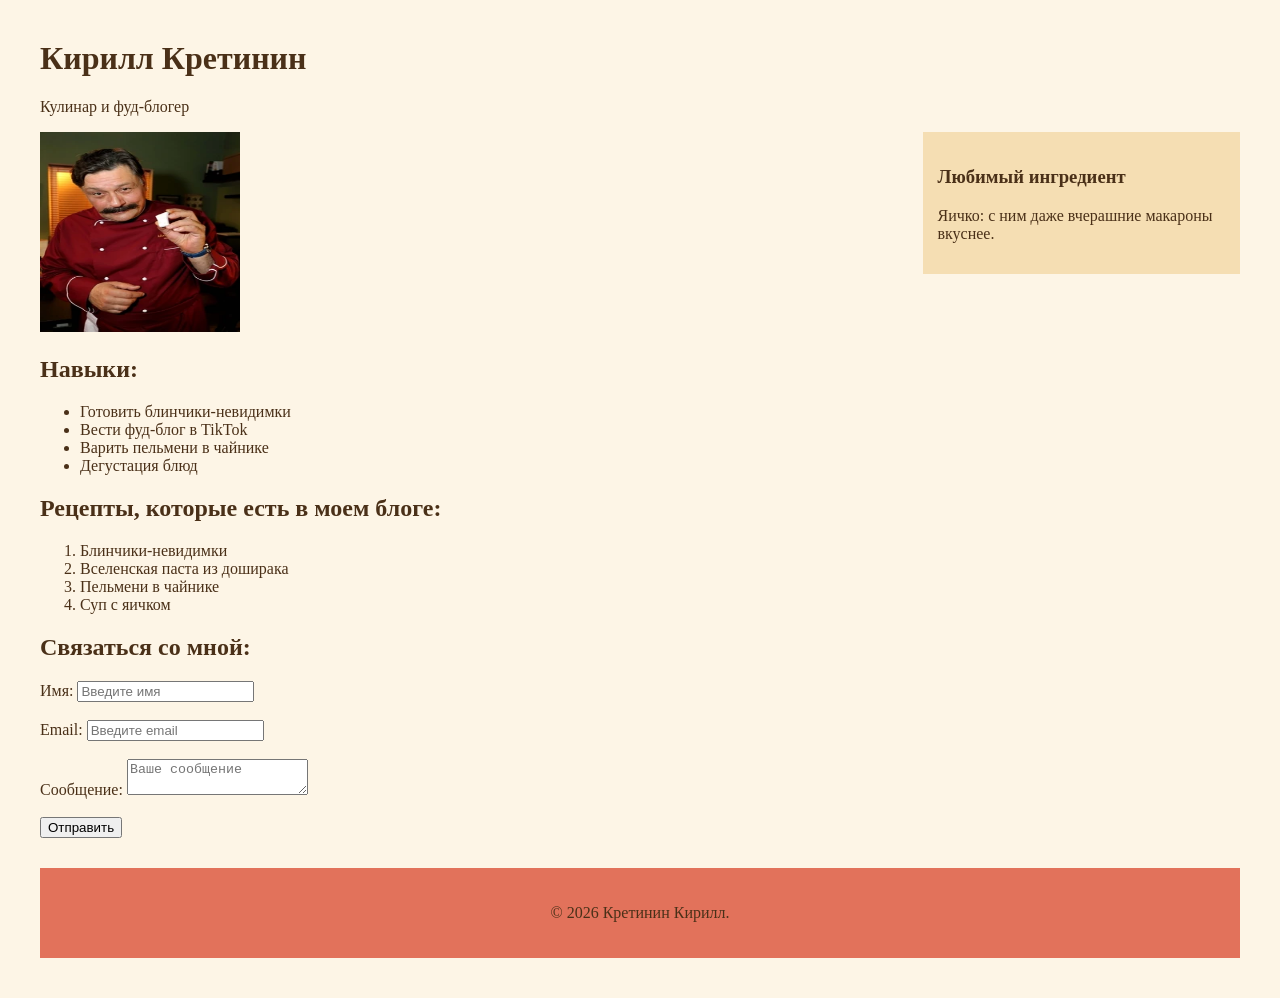
<file: lab01/index.html>
<!DOCTYPE html>
<html lang="ru">
<head>
    <meta charset="UTF-8">
    <meta name="viewport" content="width=device-width, initial-scale=1.0">
    <title>Кирилл Кретинин</title>
</head>
<body style="background-color: #FDF5E6; color: #4A3018; margin: 40px;">

    <header>
        <h1>Кирилл Кретинин</h1>
        <p>Кулинар и фуд-блогер</p>
    </header>

    <div style="display: flex; gap: 20px;">
        <main style="flex: 3;">
            <img src="avatar.jpg" alt="Фото" width="200" height="200">

            <section>
                <h2>Навыки:</h2>
                <ul>
                    <li>Готовить блинчики-невидимки</li>
                    <li>Вести фуд-блог в TikTok</li>
                    <li>Варить пельмени в чайнике</li>
                    <li>Дегустация блюд</li>
                </ul>
            </section>

            <section>
                <h2>Рецепты, которые есть в моем блоге:</h2>
                <ol>
                    <li>Блинчики-невидимки</li>
                    <li>Вселенская паста из доширака</li>
                    <li>Пельмени в чайнике</li>
                    <li>Суп с яичком</li>
                </ol>
            </section>

            <section>
                <h2>Связаться со мной:</h2>
                <form action="#" method="post">
                    <label for="name">Имя:</label>
                    <input type="text" id="name" name="name" placeholder="Введите имя" required><br><br>
                    
                    <label for="email">Email:</label>
                    <input type="email" id="email" name="email" placeholder="Введите email" required><br><br>
                    
                    <label for="message">Сообщение:</label>
                    <textarea id="message" name="message" placeholder="Ваше сообщение" required></textarea><br><br>
                    
                    <button type="submit">Отправить</button>
                </form>
            </section>
        </main>

        <aside style="flex: 1; background-color: #F5DEB3; padding: 15px; height: fit-content;">
            <h3>Любимый ингредиент</h3>
            <p>Яичко: с ним даже вчерашние макароны вкуснее.</p>
        </aside>
    </div>
    
    <footer style="text-align: center; padding: 20px; margin-top: 30px; background-color: #E2725B;">
        <p>&copy; 2026 Кретинин Кирилл.</p>
    </footer>

</body>
</html>
</file>
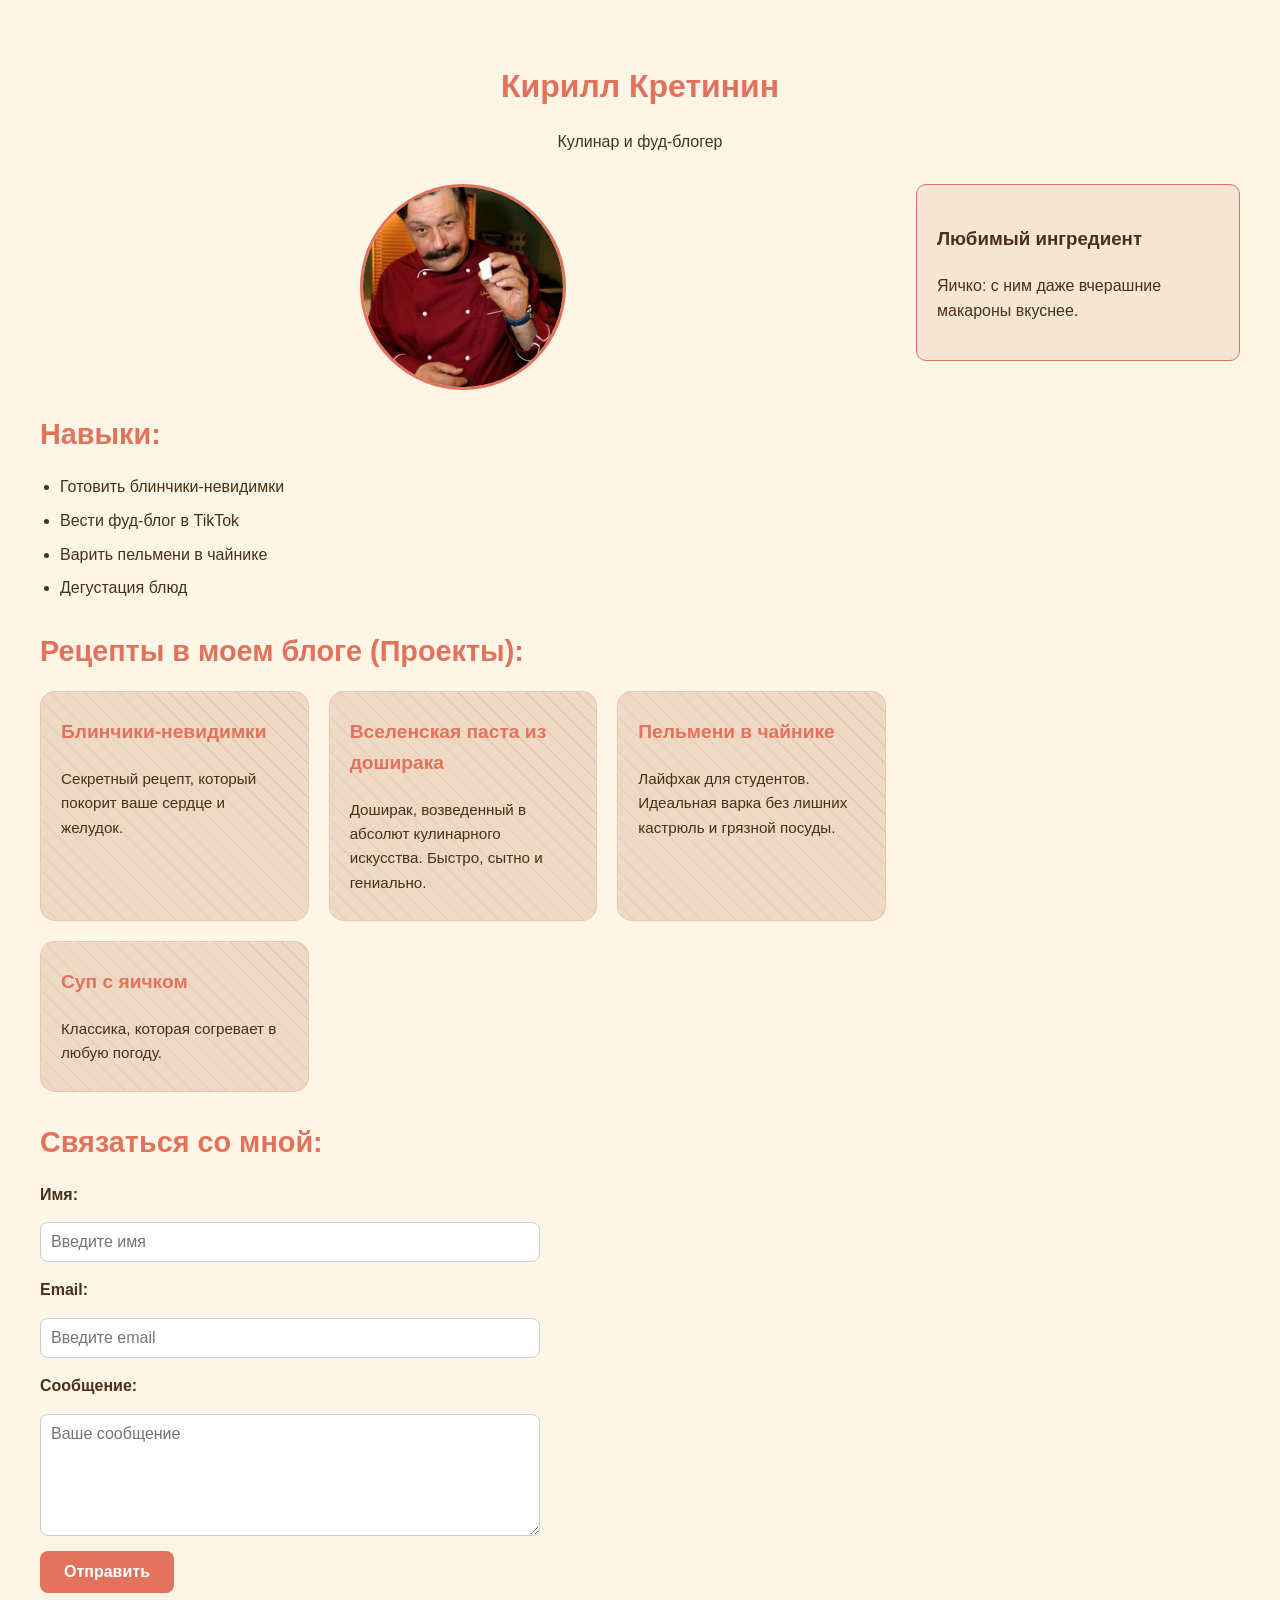
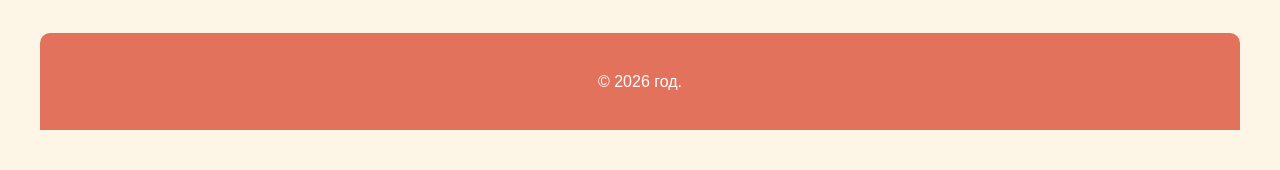
<file: lab02/index.html>
<!DOCTYPE html>
<html lang="ru">
<head>
    <meta charset="UTF-8">
    <meta name="viewport" content="width=device-width, initial-scale=1.0">
    <title>Кирилл Кретинин, кулинар и фуд-блогер</title>
    <link rel="stylesheet" href="style.css">
    <style>
        h2 {
            font-size: 1.8rem;
            line-height: 1.4;
            position: static;
            color: var(--accent-color);
            margin-bottom: 20px;
        }
    </style>
</head>
<body>

    <header>
        <h1>Кирилл Кретинин</h1>
        <p>Кулинар и фуд-блогер</p>
    </header>

    <div class="container">
        <main>
            <img src="avatar.jpg" alt="Фото Шеф повара" class="avatar" style="object-fit: cover;">
            <section>
                <h2>Навыки:</h2>
                <ul class="skills-list">
                    <li>Готовить блинчики-невидимки</li>
                    <li>Вести фуд-блог в TikTok</li>
                    <li>Варить пельмени в чайнике</li>
                    <li>Дегустация блюд</li>
                </ul>
            </section>
            <section class="projects">
                <h2>Рецепты в моем блоге (Проекты):</h2>
                <div class="cards-container">
                    <div class="card">
                        <h3>Блинчики-невидимки</h3>
                        <p>Секретный рецепт, который покорит ваше сердце и желудок.</p>
                    </div>
                    <div class="card">
                        <h3>Вселенская паста из доширака</h3>
                        <p>Доширак, возведенный в абсолют кулинарного искусства. Быстро, сытно и гениально.</p>
                    </div>
                    <div class="card">
                        <h3>Пельмени в чайнике</h3>
                        <p>Лайфхак для студентов. Идеальная варка без лишних кастрюль и грязной посуды.</p>
                    </div>
                    <div class="card">
                        <h3>Суп с яичком</h3>
                        <p>Классика, которая согревает в любую погоду.</p>
                    </div>
                </div>
            </section>
            <section>
                <h2>Связаться со мной:</h2>
                <form action="#" method="post" class="contact-form">
                    <label for="name">Имя:</label>
                    <input type="text" id="name" name="name" placeholder="Введите имя" required>
                    
                    <label for="email">Email:</label>
                    <input type="email" id="email" name="email" placeholder="Введите email" required>
                    
                    <label for="message">Сообщение:</label>
                    <textarea id="message" name="message" placeholder="Ваше сообщение" required></textarea>
                    
                    <button type="submit">Отправить</button>
                </form>
            </section>
        </main>

        <aside class="sidebar">
            <h3>Любимый ингредиент</h3>
            <p>Яичко: с ним даже вчерашние макароны вкуснее.</p>
        </aside>
    </div>
    
    <footer>
        <p>&copy; 2026 год.</p>
    </footer>

</body>
</html>
</file>
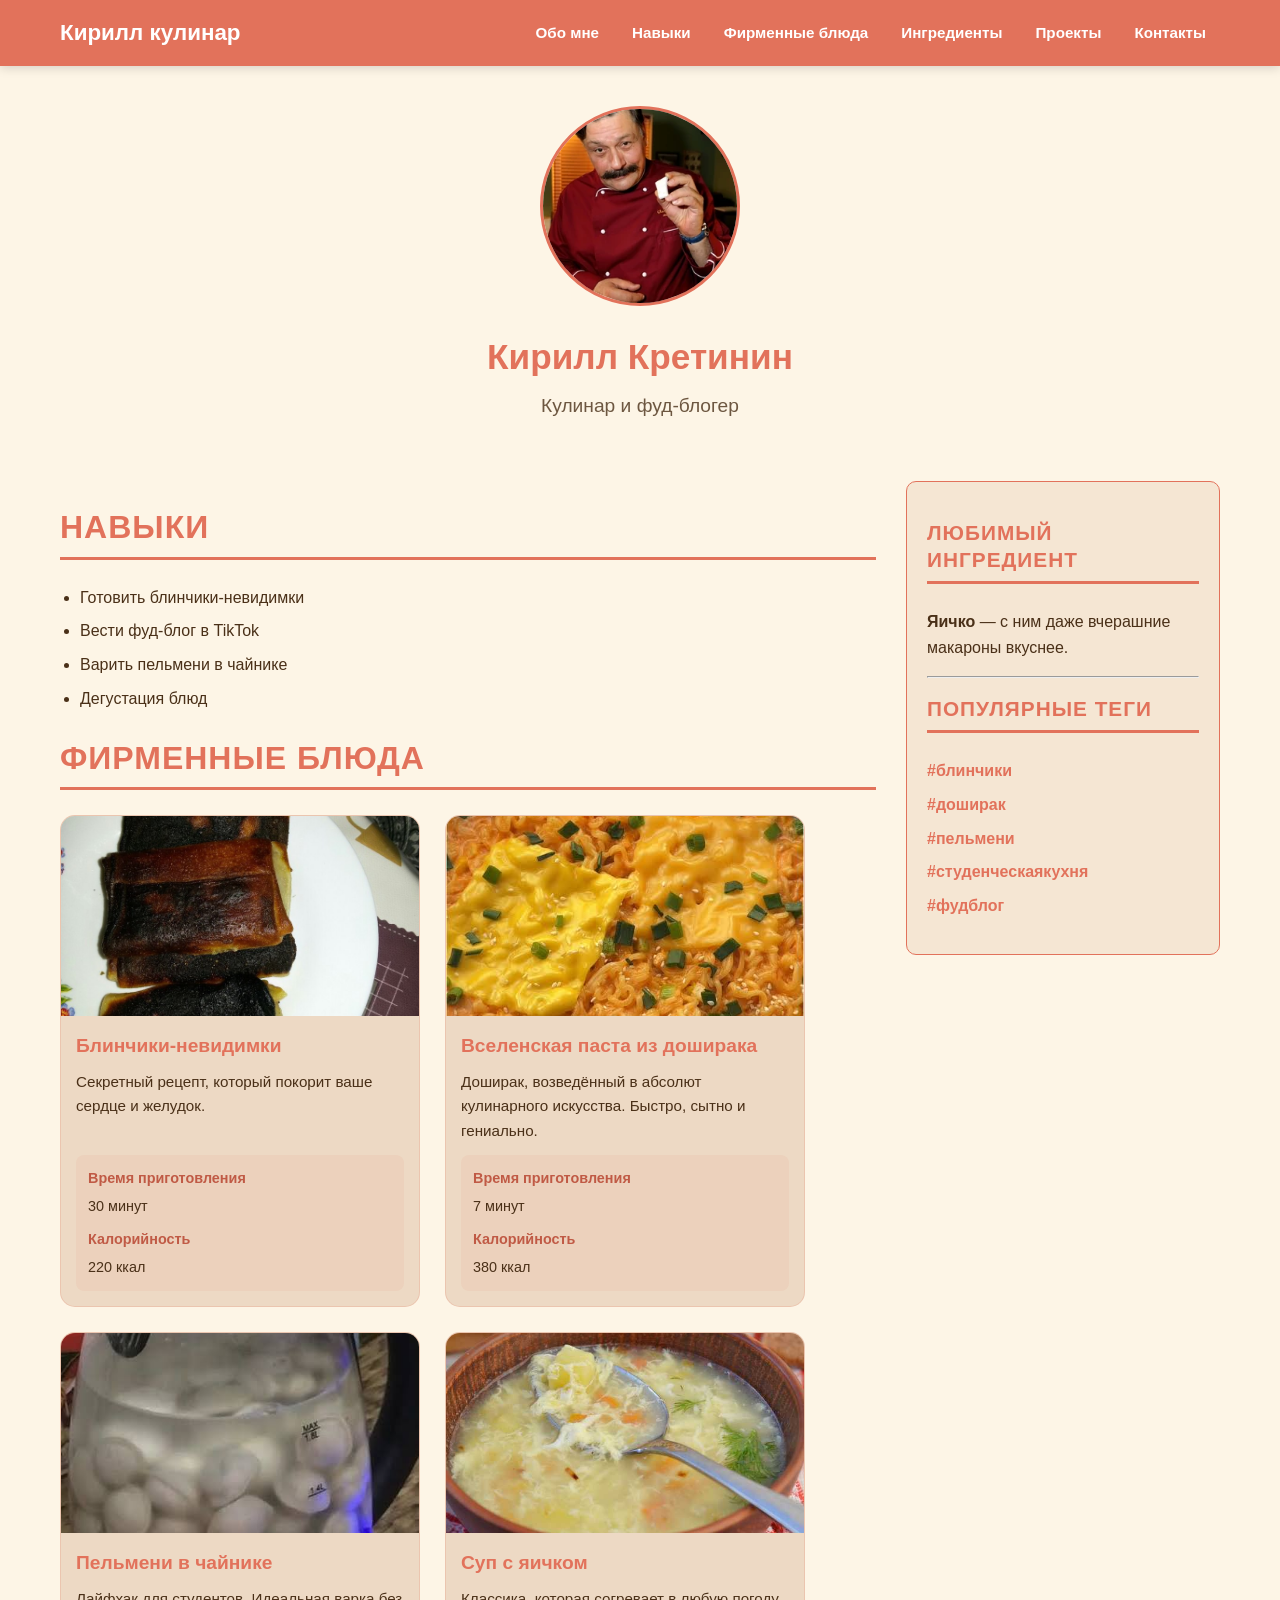
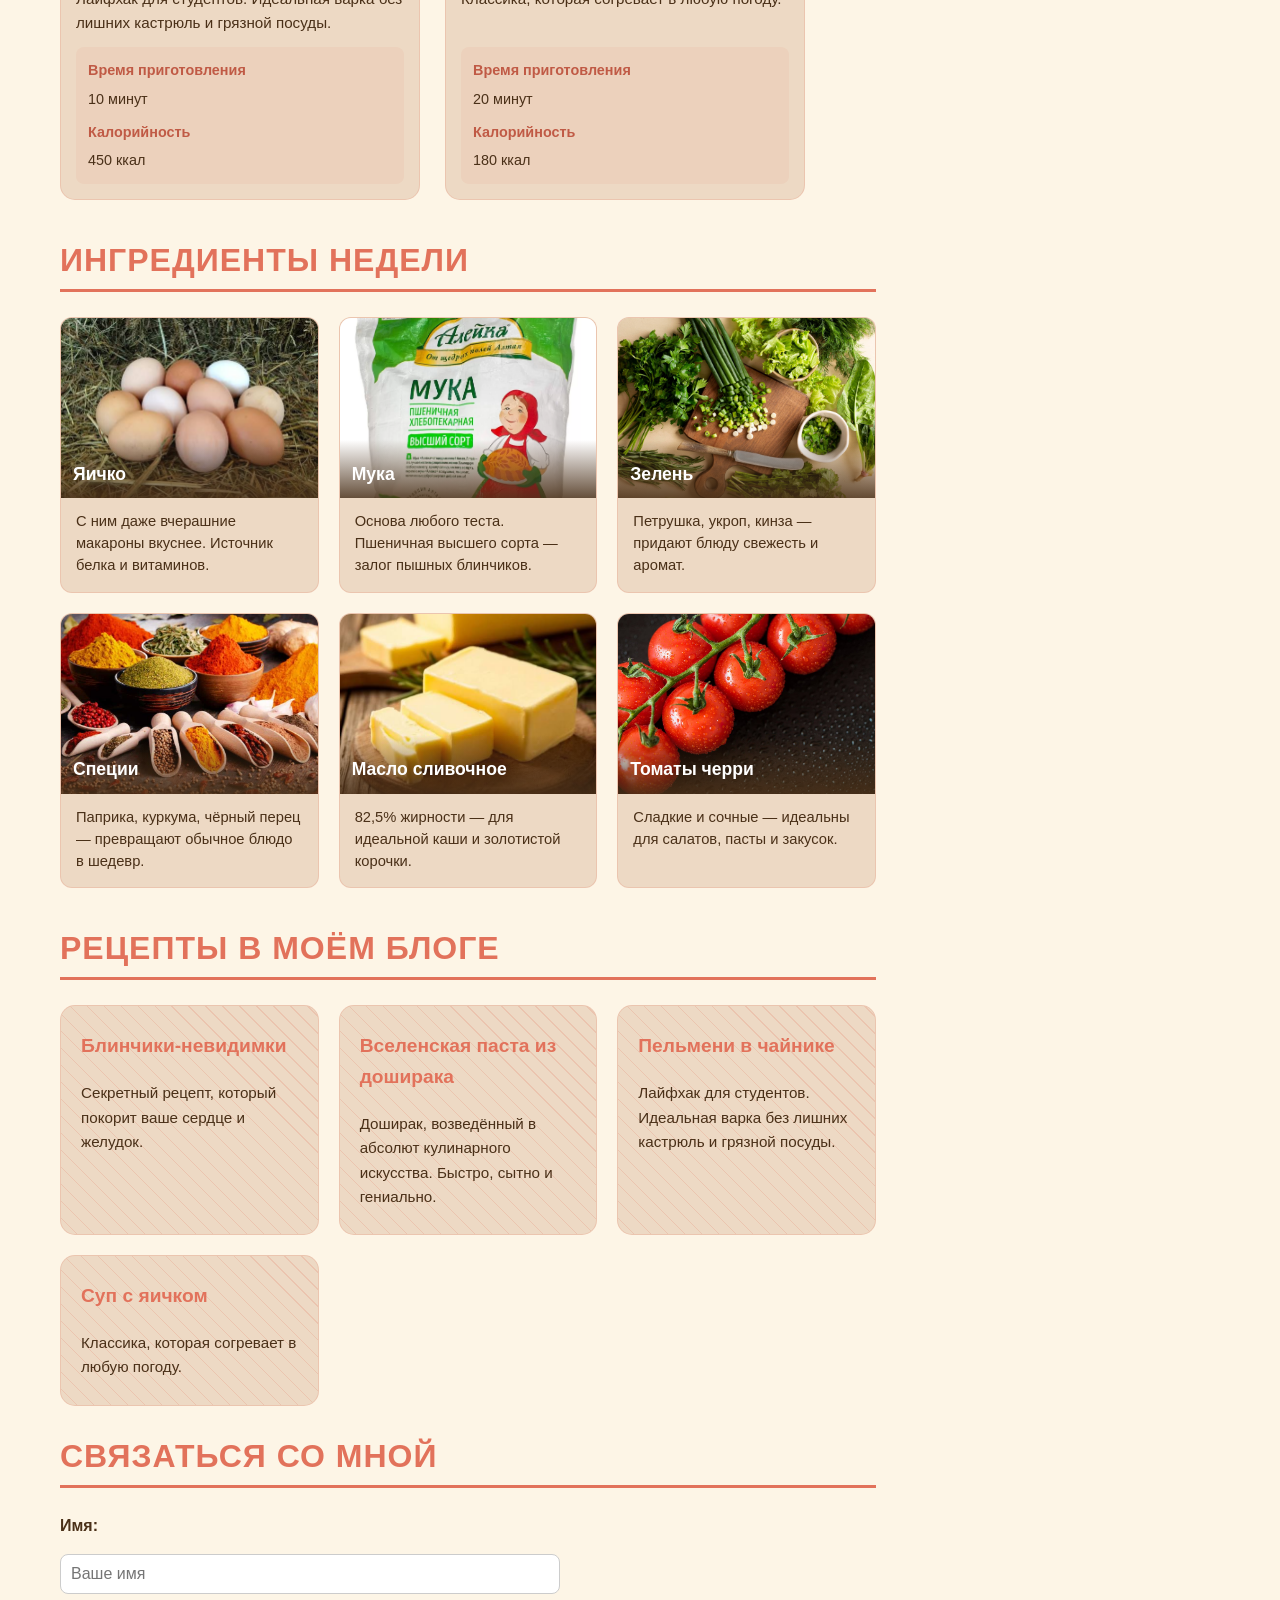
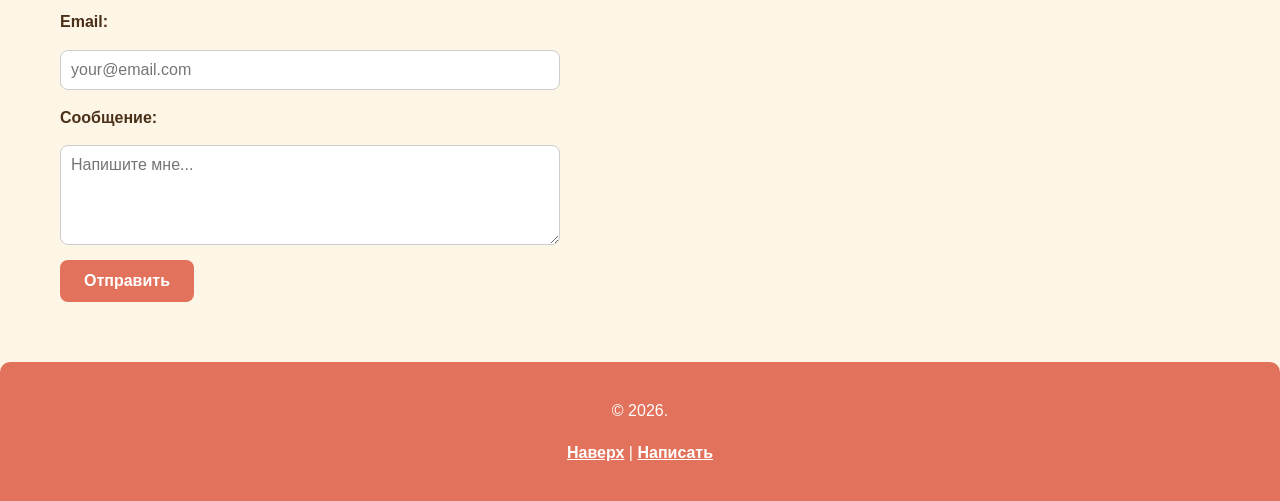
<file: lab03/index.html>
<!DOCTYPE html>
<html lang="ru">
<head>
    <meta charset="UTF-8">
    <meta name="viewport" content="width=device-width, initial-scale=1.0">
    <meta name="description" content=" Кулинара и фуд-блогера. Фирменные блюда, рецепты, ингредиенты.">
    <title>Кирилл Кретинин — Кулинар и фуд-блогер</title>
    <link rel="stylesheet" href="style.css">
    <style>
        h2 {
            font-size: 2rem;
            line-height: 1.3;
            color: var(--accent-color);
            border-bottom: 3px solid var(--accent-color);
            padding-bottom: 8px;
            margin-bottom: 25px;
            text-transform: uppercase;
            letter-spacing: 1px;
        }
    </style>
</head>
<body>
    <nav class="main-nav" aria-label="Основная навигация">
        <div class="nav-container">
            <a href="#about" class="nav-logo"> Кирилл кулинар</a>
            <button class="nav-toggle" aria-label="Открыть меню" aria-expanded="false"></button>
            <ul class="nav-list">
                <li><a href="#about">Обо мне</a></li>
                <li><a href="#skills">Навыки</a></li>
                <li><a href="#dishes">Фирменные блюда</a></li>
                <li><a href="#ingredients">Ингредиенты</a></li>
                <li><a href="#projects">Проекты</a></li>
                <li><a href="#contact">Контакты</a></li>
            </ul>
        </div>
    </nav>
    <header id="about">
        <img src="avatar.jpg" alt="кулинар и фуд-блогер в красном кителе"
             class="avatar" width="200" height="200"
             style="object-fit: cover;">
        <h1>Кирилл Кретинин</h1>
        <p class="subtitle">Кулинар и фуд-блогер</p>
    </header>

    <div class="container">
        <main>
            <section id="skills">
                <h2>Навыки</h2>
                <ul class="skills-list">
                    <li>Готовить блинчики-невидимки</li>
                    <li>Вести фуд-блог в TikTok</li>
                    <li>Варить пельмени в чайнике</li>
                    <li>Дегустация блюд</li>
                </ul>
            </section>
            <section id="dishes">
                <h2>Фирменные блюда</h2>
                <div class="dishes-container">
                    <article class="dish-card">
                        <figure class="dish-figure">
                            <img src="pancakes.jpg"
                                 alt="Блинчики-невидимки на тарелке"
                                 class="dish-img" width="400" height="300">
                        </figure>
                        <h3 class="dish-title">Блинчики-невидимки</h3>
                        <p class="dish-desc">Секретный рецепт, который покорит ваше сердце и желудок.</p>
                        <dl class="dish-info">
                            <dt>Время приготовления</dt>
                            <dd><time datetime="PT30M">30 минут</time></dd>
                            <dt>Калорийность</dt>
                            <dd><data value="220">220 ккал</data></dd>
                        </dl>
                    </article>

                    <article class="dish-card">
                        <figure class="dish-figure">
                            <img src="pasta.jpg"
                                 alt="Вселенская паста из доширака в миске"
                                 class="dish-img" width="400" height="300">
                        </figure>
                        <h3 class="dish-title">Вселенская паста из доширака</h3>
                        <p class="dish-desc">Доширак, возведённый в абсолют кулинарного искусства. Быстро, сытно и гениально.</p>
                        <dl class="dish-info">
                            <dt>Время приготовления</dt>
                            <dd><time datetime="PT5M">7 минут</time></dd>
                            <dt>Калорийность</dt>
                            <dd><data value="380">380 ккал</data></dd>
                        </dl>
                    </article>

                    <article class="dish-card">
                        <figure class="dish-figure">
                            <img src="dumplings.jpg"
                                 alt="Пельмени в чайнике"
                                 class="dish-img" width="400" height="300">
                        </figure>
                        <h3 class="dish-title">Пельмени в чайнике</h3>
                        <p class="dish-desc">Лайфхак для студентов. Идеальная варка без лишних кастрюль и грязной посуды.</p>
                        <dl class="dish-info">
                            <dt>Время приготовления</dt>
                            <dd><time datetime="PT10M">10 минут</time></dd>
                            <dt>Калорийность</dt>
                            <dd><data value="450">450 ккал</data></dd>
                        </dl>
                    </article>

                    <article class="dish-card">
                        <figure class="dish-figure">
                            <img src="Eggsoup.jpg"
                                 alt="Суп с яичком в белой тарелке"
                                 class="dish-img" width="400" height="300">
                        </figure>
                        <h3 class="dish-title">Суп с яичком</h3>
                        <p class="dish-desc">Классика, которая согревает в любую погоду.</p>
                        <dl class="dish-info">
                            <dt>Время приготовления</dt>
                            <dd><time datetime="PT20M">20 минут</time></dd>
                            <dt>Калорийность</dt>
                            <dd><data value="180">180 ккал</data></dd>
                        </dl>
                    </article>

                </div>
            </section>

            <section id="ingredients">
                <h2>Ингредиенты недели</h2>
                <div class="ingredients-grid">

                    <article class="ingredient-card">
                        <figure class="ingredient-figure">
                            <img src="eggs.jpg"
                                 alt="Куриные яйца на сене"
                                 class="ingredient-img" width="300" height="200">
                            <figcaption>Яичко</figcaption>
                        </figure>
                        <p class="ingredient-benefit">С ним даже вчерашние макароны вкуснее. Источник белка и витаминов.</p>
                    </article>

                    <article class="ingredient-card">
                        <figure class="ingredient-figure">
                            <img src="flour.jpg"
                                 alt="Мука в деревянной миске с ложкой"
                                 class="ingredient-img" width="300" height="200">
                            <figcaption>Мука</figcaption>
                        </figure>
                        <p class="ingredient-benefit">Основа любого теста. Пшеничная высшего сорта — залог пышных блинчиков.</p>
                    </article>

                    <article class="ingredient-card">
                        <figure class="ingredient-figure">
                            <img src="green.jpg"
                                 alt="Свежая зелень: петрушка, укроп, лук, салат"
                                 class="ingredient-img" width="300" height="200">
                            <figcaption>Зелень</figcaption>
                        </figure>
                        <p class="ingredient-benefit">Петрушка, укроп, кинза — придают блюду свежесть и аромат.</p>
                    </article>

                    <article class="ingredient-card">
                        <figure class="ingredient-figure">
                            <img src="spices.jpg"
                                 alt="Специи и приправы в мисочках"
                                 class="ingredient-img" width="300" height="200">
                            <figcaption>Специи</figcaption>
                        </figure>
                        <p class="ingredient-benefit">Паприка, куркума, чёрный перец — превращают обычное блюдо в шедевр.</p>
                    </article>

                    <article class="ingredient-card">
                        <figure class="ingredient-figure">
                            <img src="butter.jpg"
                                 alt="Сливочное масло на дощечке"
                                 class="ingredient-img" width="300" height="200">
                            <figcaption>Масло сливочное</figcaption>
                        </figure>
                        <p class="ingredient-benefit">82,5% жирности — для идеальной каши и золотистой корочки.</p>
                    </article>

                    <article class="ingredient-card">
                        <figure class="ingredient-figure">
                            <img src="tomat-cherri.jpg"
                                 alt="Свежие томаты черри на ветке"
                                 class="ingredient-img" width="300" height="200">
                            <figcaption>Томаты черри</figcaption>
                        </figure>
                        <p class="ingredient-benefit">Сладкие и сочные — идеальны для салатов, пасты и закусок.</p>
                    </article>

                </div>
            </section>

            <section id="projects" class="projects">
                <h2>Рецепты в моём блоге</h2>
                <div class="cards-container">
                    <article class="card">
                        <h3>Блинчики-невидимки</h3>
                        <p>Секретный рецепт, который покорит ваше сердце и желудок.</p>
                    </article>
                    <article class="card">
                        <h3>Вселенская паста из доширака</h3>
                        <p>Доширак, возведённый в абсолют кулинарного искусства. Быстро, сытно и гениально.</p>
                    </article>
                    <article class="card">
                        <h3>Пельмени в чайнике</h3>
                        <p>Лайфхак для студентов. Идеальная варка без лишних кастрюль и грязной посуды.</p>
                    </article>
                    <article class="card">
                        <h3>Суп с яичком</h3>
                        <p>Классика, которая согревает в любую погоду.</p>
                    </article>
                </div>
            </section>

            <section id="contact">
                <h2>Связаться со мной</h2>
                <form class="contact-form" action="#" method="post">
                    <label for="name">Имя:</label>
                    <input type="text" id="name" name="name" placeholder="Ваше имя" required>

                    <label for="email">Email:</label>
                    <input type="email" id="email" name="email" placeholder="your@email.com" required>

                    <label for="message">Сообщение:</label>
                    <textarea id="message" name="message" placeholder="Напишите мне..." required></textarea>

                    <button type="submit">Отправить</button>
                </form>
            </section>

        </main>

        <aside class="sidebar">
            <h2>Любимый ингредиент</h2>
            <p><strong>Яичко</strong> — с ним даже вчерашние макароны вкуснее.</p>
            <hr>
            <h2>Популярные теги</h2>
            <ul class="tags-list">
                <li><a href="#">#блинчики</a></li>
                <li><a href="#">#доширак</a></li>
                <li><a href="#">#пельмени</a></li>
                <li><a href="#">#студенческаякухня</a></li>
                <li><a href="#">#фудблог</a></li>
            </ul>
        </aside>
    </div>

    <footer>
        <p>&copy; 2026.</p>
        <p>
            <a href="#about">Наверх</a> |
            <a href="#contact">Написать</a>
        </p>
    </footer>

    <script>
        const navToggle = document.querySelector('.nav-toggle');
        const navList = document.querySelector('.nav-list');

        navToggle.addEventListener('click', () => {
            const expanded = navToggle.getAttribute('aria-expanded') === 'true';
            navToggle.setAttribute('aria-expanded', !expanded);
            navList.classList.toggle('active');
        });

        navList.querySelectorAll('a').forEach(link => {
            link.addEventListener('click', () => {
                navList.classList.remove('active');
                navToggle.setAttribute('aria-expanded', 'false');
            });
        });
    </script>

</body>
</html>
</file>
<file: lab02/style.css>
﻿:root {
    --main-color: #FDF5E6;
    --card-color: #F5E6D3;
    --accent-color: #E2725B;
    --text-color: #4A3018;
    --focus-color: #FFD700;
    --font-main: 'Segoe UI', Tahoma, Geneva, Verdana, sans-serif;
}

body {
    background-color: var(--main-color);
    color: var(--text-color);
    font-family: var(--font-main);
    margin: 0;
    padding: 40px;
    line-height: 1.6;
}

header {
    position: static;
    text-align: center;
    margin-bottom: 30px;
}
    header h1 {
        color: var(--accent-color);
        margin-bottom: 5px;
    }
    

.container {
    display: flex;
    gap: 30px;
    max-width: 1200px;
    margin: 0 auto;
}

main {
    flex: 3;
}

.sidebar {
    flex: 1;
    background-color: var(--card-color);
    padding: 20px;
    border-radius: 10px;
    height: fit-content;
    border: 1px solid var(--accent-color);
}

.avatar {
    width: 200px;
    height: 200px;
    border-radius: 50%;
    display: block;
    margin: 0 auto 20px auto;
    border: 3px solid var(--accent-color);
}

.skills-list {
    padding-left: 20px;
}

    .skills-list li {
        margin-bottom: 8px;
    }
.projects {
    margin-top: 30px;
    margin-bottom: 30px;
}

.cards-container {
    display: grid;
    grid-template-columns: repeat(auto-fit, minmax(220px, 1fr));
    gap: 20px;
    position: relative;
}

.card {
    position: relative;
    padding: 25px 20px;
    border-radius: 15px;
    background-color: #EDD9C4;
    border: 1px solid rgba(226, 114, 91, 0.2);
    overflow: hidden;
    transition: transform 0.3s ease;
    z-index: 1;
}
    .card::before {
        content: "";
        position: absolute;
        inset: 0;
        background-image: repeating-linear-gradient( 45deg, transparent, transparent 11px, rgba(226, 114, 91, 0.2) 11px, rgba(226, 114, 91, 0.2) 12px );
        z-index: 0;
        transition: filter 0.4s ease;
    }

    .card:hover::before {
        filter: blur(2.5px);
    }

    .card:hover {
        transform: translateY(-5px);
    }

    .card > * {
        position: relative;
        z-index: 1;
    }

    .card h3 {
        margin-top: 0;
        color: var(--accent-color);
        font-size: 1.2rem;
    }

    .card p {
        margin-bottom: 0;
        font-size: 0.95rem;
    }
.contact-form {
    display: flex;
    flex-direction: column;
    gap: 15px;
    max-width: 500px;
}

    .contact-form label {
        font-weight: bold;
    }

    .contact-form input,
    .contact-form textarea {
        padding: 10px;
        border: 1px solid #ccc;
        border-radius: 8px;
        font-family: inherit;
        font-size: 1rem;
        background-color: #FFFFFF;
        transition: outline 0.2s ease, border-color 0.2s ease;
    }

    .contact-form textarea {
        min-height: 100px;
        resize: vertical;
    }
        .contact-form input:focus,
        .contact-form textarea:focus {
            outline: 2px solid var(--focus-color);
            outline-offset: 2px;
            border-color: transparent;
        }

button {
    background-color: var(--accent-color);
    color: #FFFFFF;
    border: none;
    padding: 12px 24px;
    border-radius: 8px;
    font-size: 1rem;
    font-weight: bold;
    cursor: pointer;
    transition: transform 0.1s ease, background-color 0.2s ease;
    align-self: flex-start;
}

    button:hover {
        background-color: #c05a45;
    }

    button:active {
        transform: scale(0.96);
    }
    button:focus {
        outline: 2px solid var(--focus-color);
        outline-offset: 2px;
    }

a {
    color: var(--accent-color);
    text-decoration: none;
    font-weight: bold;
}

    a:hover {
        text-decoration: underline;
    }

    a:visited {
        color: #8B4513;
    }
    a:focus {
        outline: 2px solid var(--focus-color);
        outline-offset: 2px;
    }

    a:active {
        color: #6B2410;
    }

footer {
    text-align: center;
    padding: 20px;
    margin-top: 40px;
    background-color: var(--accent-color);
    color: #FFFFFF;
    border-radius: 10px 10px 0 0;
}

    footer a {
        color: #FFFFFF;
        text-decoration: underline;
    }

        footer a:visited {
            color: #FFDAB9;
        }
</file>
<file: lab03/style.css>
﻿
:root {
    --main-color: #FDF5E6;
    --card-color: #F5E6D3;
    --accent-color: #E2725B;
    --accent-dark: #c05a45;
    --text-color: #4A3018;
    --focus-color: #FFD700;
    --nav-bg: #E2725B;
    --nav-text: #FFFFFF;
    --font-main: 'Segoe UI', Tahoma, Geneva, Verdana, sans-serif;
}
*,
*::before,
*::after {
    box-sizing: border-box;
}

body {
    background-color: var(--main-color);
    color: var(--text-color);
    font-family: var(--font-main);
    margin: 0;
    padding: 0;
    line-height: 1.6;
    overflow-x: hidden;
}

img {
    max-width: 100%;
    height: auto;
    display: block;
}

.main-nav {
    position: sticky;
    top: 0;
    z-index: 1000;
    background-color: var(--nav-bg);
    box-shadow: 0 2px 10px rgba(0, 0, 0, 0.15);
}

.nav-container {
    display: flex;
    align-items: center;
    justify-content: space-between;
    max-width: 1200px;
    margin: 0 auto;
    padding: 0 20px;
    flex-wrap: wrap;
}

.nav-logo {
    font-size: 1.4rem;
    font-weight: bold;
    color: var(--nav-text) !important;
    text-decoration: none;
    padding: 15px 0;
}

.nav-list {
    display: flex;
    list-style: none;
    margin: 0;
    padding: 0;
    gap: 5px;
    flex-wrap: wrap;
}

    .nav-list li a {
        display: block;
        color: var(--nav-text);
        text-decoration: none;
        padding: 15px 14px;
        font-weight: 600;
        font-size: 0.95rem;
        transition: background-color 0.2s ease, color 0.2s ease;
        border-radius: 6px;
    }

        .nav-list li a:hover {
            background-color: rgba(255, 255, 255, 0.2);
            text-decoration: none;
        }

        .nav-list li a:focus {
            outline: 2px solid var(--focus-color);
            outline-offset: -2px;
        }

        .nav-list li a:visited {
            color: var(--nav-text);
        }

        .nav-list li a:active {
            background-color: rgba(0, 0, 0, 0.15);
        }

.nav-toggle {
    display: none;
    background: none;
    border: none;
    color: var(--nav-text);
    font-size: 1.8rem;
    cursor: pointer;
    padding: 10px;
}

header {
    position: static;
    text-align: center;
    padding: 40px 20px 20px;
    max-width: 1200px;
    margin: 0 auto;
}

    header h1 {
        color: var(--accent-color);
        margin-bottom: 5px;
        font-size: 2.2rem;
    }

.subtitle {
    font-size: 1.2rem;
    color: var(--text-color);
    opacity: 0.8;
    margin-top: 0;
}

.avatar {
    width: 200px;
    height: 200px;
    border-radius: 50%;
    display: block;
    margin: 0 auto 20px auto;
    border: 3px solid var(--accent-color);
}

.container {
    display: flex;
    gap: 30px;
    max-width: 1200px;
    margin: 0 auto;
    padding: 20px;
    flex-wrap: wrap;
}

main {
    flex: 3;
    min-width: 0; 
}

.sidebar {
    flex: 1;
    min-width: 250px;
    background-color: var(--card-color);
    padding: 20px;
    border-radius: 10px;
    height: fit-content;
    border: 1px solid var(--accent-color);
    position: sticky;
    top: 80px;
}

    .sidebar h2 {
        font-size: 1.3rem;
    }

.tags-list {
    list-style: none;
    padding: 0;
}

    .tags-list li {
        margin-bottom: 8px;
    }

    .tags-list a {
        color: var(--accent-color);
        text-decoration: none;
        font-weight: 600;
    }

        .tags-list a:hover {
            text-decoration: underline;
        }

.skills-list {
    padding-left: 20px;
}

    .skills-list li {
        margin-bottom: 8px;
    }

.dishes-container {
    display: flex;
    flex-wrap: wrap;
    gap: 25px;
    margin-bottom: 40px;
}

.dish-card {
    flex: 1 1 280px;
    max-width: 360px;
    background-color: #EDD9C4;
    border-radius: 15px;
    overflow: hidden;
    border: 1px solid rgba(226, 114, 91, 0.2);
    transition: transform 0.3s ease, box-shadow 0.3s ease;
    display: flex;
    flex-direction: column;
}

    .dish-card:hover {
        transform: translateY(-5px);
        box-shadow: 0 8px 25px rgba(226, 114, 91, 0.25);
    }

    .dish-card:active {
        transform: translateY(2px);
    }

.dish-figure {
    margin: 0;
    overflow: hidden;
}

.dish-img {
    width: 100%;
    height: 200px;
    object-fit: cover;
    transition: transform 0.4s ease;
}

.dish-card:hover .dish-img {
    transform: scale(1.05);
}

.dish-title {
    color: var(--accent-color);
    font-size: 1.2rem;
    margin: 15px 15px 8px;
}

.dish-desc {
    margin: 0 15px 12px;
    font-size: 0.95rem;
    flex-grow: 1;
}

.dish-info {
    display: flex;
    flex-wrap: wrap;
    gap: 5px 15px;
    margin: 0 15px 15px;
    padding: 12px;
    background-color: rgba(226, 114, 91, 0.08);
    border-radius: 8px;
    font-size: 0.9rem;
}

    .dish-info dt {
        font-weight: bold;
        color: var(--accent-dark);
        width: 100%;
        margin-top: 5px;
    }

        .dish-info dt:first-child {
            margin-top: 0;
        }

    .dish-info dd {
        margin: 0;
        color: var(--text-color);
    }

.ingredients-grid {
    display: grid;
    grid-template-columns: repeat(3, 1fr);
    grid-template-rows: repeat(2, auto);
    gap: 20px;
    margin-bottom: 40px;
}

.ingredient-card {
    background-color: #EDD9C4;
    border-radius: 12px;
    overflow: hidden;
    border: 1px solid rgba(226, 114, 91, 0.2);
    transition: transform 0.3s ease, box-shadow 0.3s ease;
}

    .ingredient-card:hover {
        transform: translateY(-4px);
        box-shadow: 0 6px 20px rgba(226, 114, 91, 0.2);
    }

.ingredient-figure {
    margin: 0;
    position: relative;
}

.ingredient-img {
    width: 100%;
    height: 180px;
    object-fit: cover;
}

.ingredient-figure figcaption {
    position: absolute;
    bottom: 0;
    left: 0;
    right: 0;
    background: linear-gradient(transparent, rgba(74, 48, 24, 0.85));
    color: #FFFFFF;
    padding: 20px 12px 10px;
    font-weight: bold;
    font-size: 1.1rem;
}

.ingredient-benefit {
    padding: 12px 15px 15px;
    margin: 0;
    font-size: 0.92rem;
    line-height: 1.5;
}

.projects {
    margin-top: 30px;
    margin-bottom: 30px;
}

.cards-container {
    display: grid;
    grid-template-columns: repeat(auto-fit, minmax(220px, 1fr));
    gap: 20px;
    position: relative;
}

.card {
    position: relative;
    padding: 25px 20px;
    border-radius: 15px;
    background-color: #EDD9C4;
    border: 1px solid rgba(226, 114, 91, 0.2);
    overflow: hidden;
    transition: transform 0.3s ease;
    z-index: 1;
}

    .card::before {
        content: "";
        position: absolute;
        inset: 0;
        background-image: repeating-linear-gradient( 45deg, transparent, transparent 11px, rgba(226, 114, 91, 0.2) 11px, rgba(226, 114, 91, 0.2) 12px );
        z-index: 0;
        transition: filter 0.4s ease;
    }

    .card:hover::before {
        filter: blur(2.5px);
    }

    .card:hover {
        transform: translateY(-5px);
    }

    .card > * {
        position: relative;
        z-index: 1;
    }

    .card h3 {
        margin-top: 0;
        color: var(--accent-color);
        font-size: 1.2rem;
    }

    .card p {
        margin-bottom: 0;
        font-size: 0.95rem;
    }

.contact-form {
    display: flex;
    flex-direction: column;
    gap: 15px;
    max-width: 500px;
}

    .contact-form label {
        font-weight: bold;
    }

    .contact-form input,
    .contact-form textarea {
        padding: 10px;
        border: 1px solid #ccc;
        border-radius: 8px;
        font-family: inherit;
        font-size: 1rem;
        background-color: #FFFFFF;
        transition: outline 0.2s ease, border-color 0.2s ease;
    }

    .contact-form textarea {
        min-height: 100px;
        resize: vertical;
    }

        .contact-form input:focus,
        .contact-form textarea:focus {
            outline: 2px solid var(--focus-color);
            outline-offset: 2px;
            border-color: transparent;
        }

button {
    background-color: var(--accent-color);
    color: #FFFFFF;
    border: none;
    padding: 12px 24px;
    border-radius: 8px;
    font-size: 1rem;
    font-weight: bold;
    cursor: pointer;
    transition: transform 0.1s ease, background-color 0.2s ease;
    align-self: flex-start;
}

    button:hover {
        background-color: var(--accent-dark);
    }

    button:active {
        transform: scale(0.96);
    }

    button:focus {
        outline: 2px solid var(--focus-color);
        outline-offset: 2px;
    }

a {
    color: var(--accent-color);
    text-decoration: none;
    font-weight: bold;
}

    a:hover {
        text-decoration: underline;
    }

    a:visited {
        color: #8B4513;
    }

    a:focus {
        outline: 2px solid var(--focus-color);
        outline-offset: 2px;
    }

    a:active {
        color: #6B2410;
    }

footer {
    text-align: center;
    padding: 20px;
    margin-top: 40px;
    background-color: var(--accent-color);
    color: #FFFFFF;
    border-radius: 10px 10px 0 0;
}

    footer a {
        color: #FFFFFF;
        text-decoration: underline;
    }

        footer a:visited {
            color: #FFDAB9;
        }

@media (max-width: 900px) {
    .container {
        flex-direction: column;
    }

    .sidebar {
        position: static;
        min-width: 100%;
    }

    .ingredients-grid {
        grid-template-columns: repeat(2, 1fr);
        grid-template-rows: repeat(3, auto);
    }

    .dish-card {
        flex: 1 1 calc(50% - 25px);
        max-width: none;
    }
}

@media (max-width: 600px) {
    body {
        padding: 0;
    }

    header {
        padding: 20px 15px 10px;
    }

        header h1 {
            font-size: 1.6rem;
        }

    .avatar {
        width: 150px;
        height: 150px;
    }

    .container {
        padding: 10px;
        gap: 20px;
    }

    .nav-toggle {
        display: block;
    }

    .nav-list {
        display: none;
        flex-direction: column;
        width: 100%;
        gap: 0;
        padding-bottom: 10px;
    }

        .nav-list.active {
            display: flex;
        }

        .nav-list li a {
            padding: 12px 14px;
            border-radius: 0;
        }

    .ingredients-grid {
        grid-template-columns: 1fr;
        grid-template-rows: auto;
    }

    .dishes-container {
        flex-direction: column;
    }

    .dish-card {
        max-width: 100%;
    }

    .cards-container {
        grid-template-columns: 1fr;
    }

    h2 {
        font-size: 1.5rem;
    }
}

@media (max-width: 380px) {
    header h1 {
        font-size: 1.3rem;
    }

    .dish-info {
        flex-direction: column;
        gap: 3px;
    }
}
</file>
